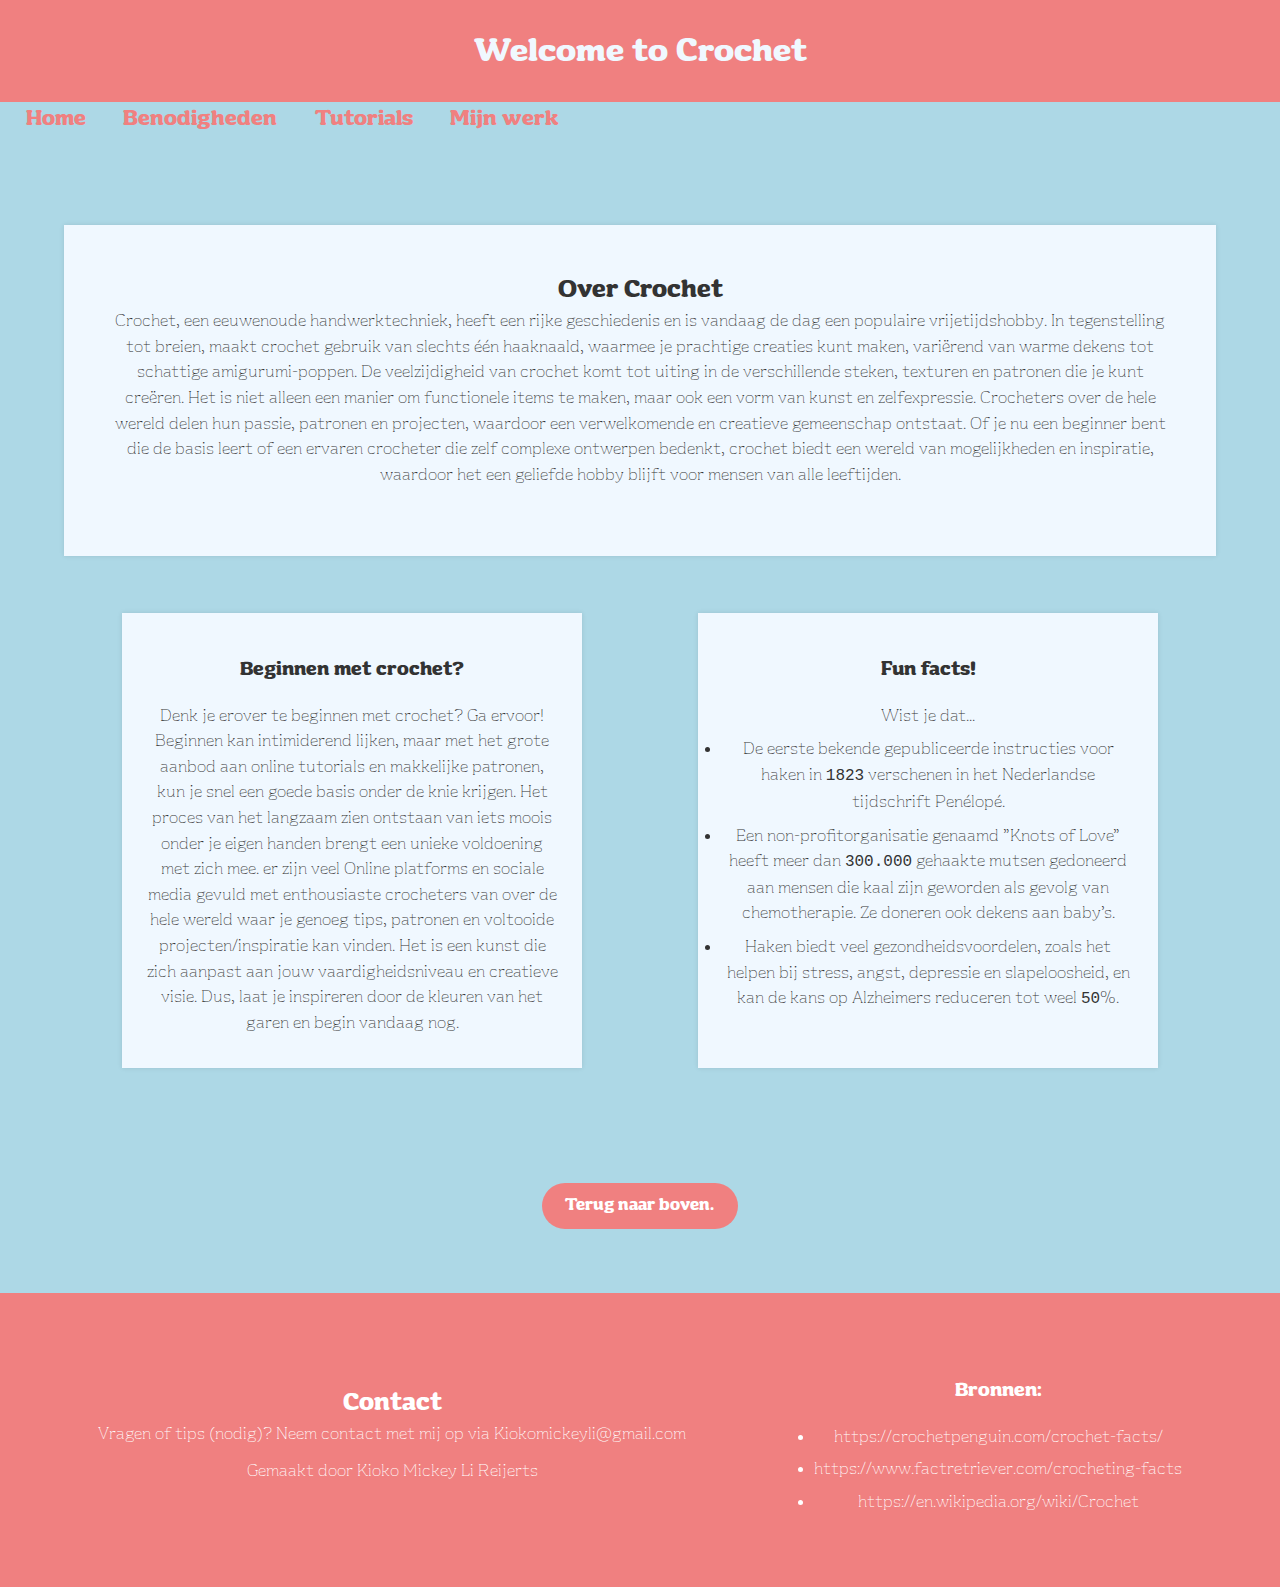
<file: index.html>
<!DOCTYPE html>
<html lang="nl">

<head>
    <meta charset="UTF-8">
    <meta name="viewport" content="width=device-width, initial-scale=1.0">
    <title>Crochet</title>
    <link rel="stylesheet" href="style.css">
</head>

<body>
    <header>
        <h1 id="top">Welcome to Crochet</h1>
    </header>

    <nav>
        <ul>
            <li><a href="index.html">Home</a></li>
            <li><a href="page_second.html">Benodigheden</a></li>
            <li><a href="page_third.html">Tutorials</a></li>
            <li><a href="page_fourth.html">Mijn werk</a></li>
        </ul>
    </nav>

    <main>
        <section class="first-column">
            <h2>Over Crochet</h2>
            <p> Crochet, een eeuwenoude handwerktechniek, heeft een rijke geschiedenis en is vandaag de dag een
                populaire vrijetijdshobby. In tegenstelling tot breien, maakt crochet gebruik van slechts één haaknaald,
                waarmee je prachtige creaties kunt maken, variërend van warme dekens tot schattige amigurumi-poppen. De
                veelzijdigheid van crochet komt tot uiting in de verschillende steken, texturen en patronen die je kunt
                creëren. Het is niet alleen een manier om functionele items te maken, maar ook een vorm van kunst en
                zelfexpressie. Crocheters over de hele wereld delen hun passie, patronen en projecten, waardoor een
                verwelkomende en creatieve gemeenschap ontstaat. Of je nu een beginner bent die de basis leert of een
                ervaren
                crocheter die zelf complexe ontwerpen bedenkt, crochet biedt een wereld van mogelijkheden en inspiratie,
                waardoor het een geliefde hobby blijft voor mensen van alle leeftijden.
        </section>

        <section class="flex-container">
            <div>
                <h3>Beginnen met crochet?</h3>
                <p>Denk je erover te beginnen met crochet? Ga ervoor! Beginnen kan intimiderend
                    lijken, maar met het grote aanbod aan online tutorials en makkelijke patronen, kun je snel een goede
                    basis
                    onder de knie krijgen. Het proces van het langzaam zien ontstaan van iets moois onder je eigen
                    handen brengt een unieke voldoening met zich mee. er zijn veel Online platforms en sociale media
                    gevuld met enthousiaste crocheters van over de hele wereld waar je genoeg tips, patronen en
                    voltooide projecten/inspiratie kan vinden. Het is een kunst die
                    zich aanpast aan jouw vaardigheidsniveau en creatieve visie. Dus, laat je inspireren door de kleuren
                    van het garen en begin vandaag nog.</p>
            </div>
            <div>
                <h3>Fun facts!</h3>
                <p>Wist je dat...</p>
                <ul>
                    <li>De eerste bekende gepubliceerde instructies voor haken in <span class="cijfer">1823</span> verschenen in het Nederlandse
                        tijdschrift Penélopé.</li>
                    <li>Een non-profitorganisatie genaamd "Knots of Love" heeft meer dan <span class="cijfer">300.000</span> gehaakte mutsen
                        gedoneerd aan mensen die kaal zijn geworden als gevolg van chemotherapie. Ze doneren ook dekens
                        aan baby's.</li>
                    <li>Haken biedt veel gezondheidsvoordelen, zoals het helpen bij stress, angst, depressie en
                        slapeloosheid, en kan de kans op Alzheimers reduceren tot weel <span class="cijfer">50</span>%.</li>
                </ul>

            </div>
        </section>

        <div class="flex-container"><a href="#top" class="scroll-to-top">Terug naar boven.</a></div>

    </main>

    <footer>
        <div>
            <h2>Contact</h2>
            <p> Vragen of tips (nodig)? Neem contact met mij op via Kiokomickeyli@gmail.com</p>
            <p>Gemaakt door Kioko Mickey Li Reijerts</p>
        </div>
        <div>
            <h3>Bronnen:</h3>
            <ul>
                <li>https://crochetpenguin.com/crochet-facts/</li>
                <li>https://www.factretriever.com/crocheting-facts</li>
                <li>https://en.wikipedia.org/wiki/Crochet</li>
            </ul>
        </div>
    </footer>
</body>

</html>
</file>
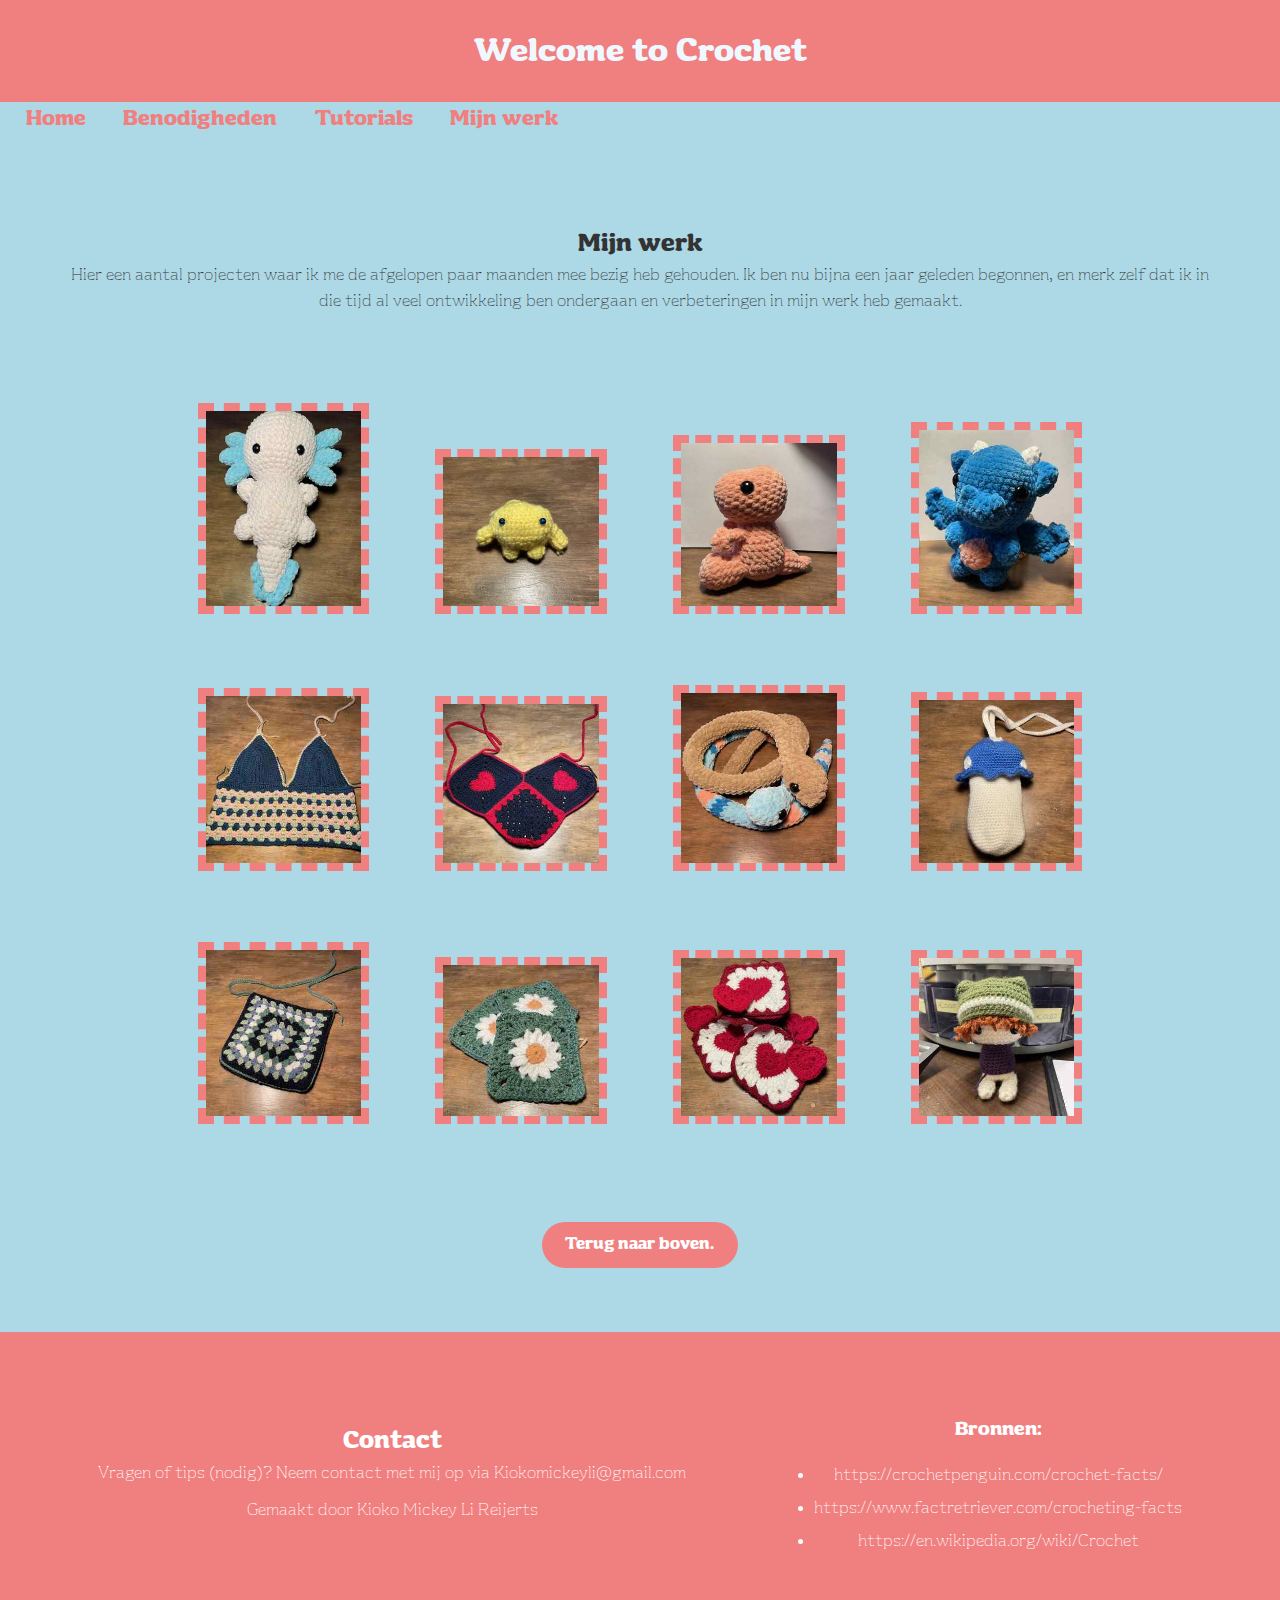
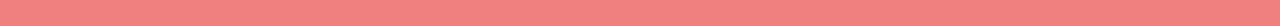
<file: page_fourth.html>
<!DOCTYPE html>
<html lang="nl">

<head>
    <meta charset="UTF-8">
    <meta name="viewport" content="width=device-width, initial-scale=1.0">
    <title>Crochet</title>
    <link rel="stylesheet" href="style.css">
</head>

<body>
    <header>
        <h1 id="top">Welcome to Crochet</h1>
    </header>

    <nav>
        <ul>
            <li><a href="index.html">Home</a></li>
            <li><a href="page_second.html">Benodigheden</a></li>
            <li><a href="page_third.html">Tutorials</a></li>
            <li><a href="page_fourth.html">Mijn werk</a></li>
        </ul>
    </nav>

    <main>
        <h2>Mijn werk</h2>
        <p>Hier een aantal projecten waar ik me de afgelopen paar maanden mee bezig heb gehouden. Ik ben nu bijna een jaar geleden begonnen, en merk zelf dat ik in die tijd al veel ontwikkeling ben ondergaan en verbeteringen in mijn werk heb gemaakt.</p>
        <div class="werkgallery">
            <img src="images./axolotl.jpg" alt="crochet axolotl knuffel">
            <img src="images./burt.jpg" alt="geel crovhet poppetje.">
            <img src="images./dino.jpg" alt="crochet dinosaurus knuffeltje">
            <img src="images./dragon.jpg" alt="crochet draak knuffeltje">
            <img src="images./topje1.jpg" alt="crochet topje">
            <img src="images./topje2.jpg" alt="crochet topje">
            <img src="images./snakes.jpg" alt="2 crochet slangen knuffels">
            <img src="images./msrm_bag.jpg" alt="blauw en wit paddenstoel tasje">
            <img src="images./gs_bag.jpg" alt="vierkant groen granny square tasje">
            <img src="images./grnny_square_1.jpg" alt="crochet granny square groen met wit bloemetje">
            <img src="images./grnny_square2.jpg" alt="crochet granny sqaure wit met rood hartje">
            <img src="images./meep.jpg" alt="crochet poppetje.">
        </div>
        <div class="flex-container"><a href="#top" class="scroll-to-top">Terug naar boven.</a></div>
    </main>

    <footer>
        <div>
            <h2>Contact</h2>
            <p> Vragen of tips (nodig)? Neem contact met mij op via Kiokomickeyli@gmail.com</p>
            <p>Gemaakt door Kioko Mickey Li Reijerts</p>
        </div>
        <div>
            <h3>Bronnen:</h3>
            <ul>
                <li>https://crochetpenguin.com/crochet-facts/</li>
                <li>https://www.factretriever.com/crocheting-facts</li>
                <li>https://en.wikipedia.org/wiki/Crochet</li>
            </ul>
        </div>
    </footer>
</body>

</html>
</file>
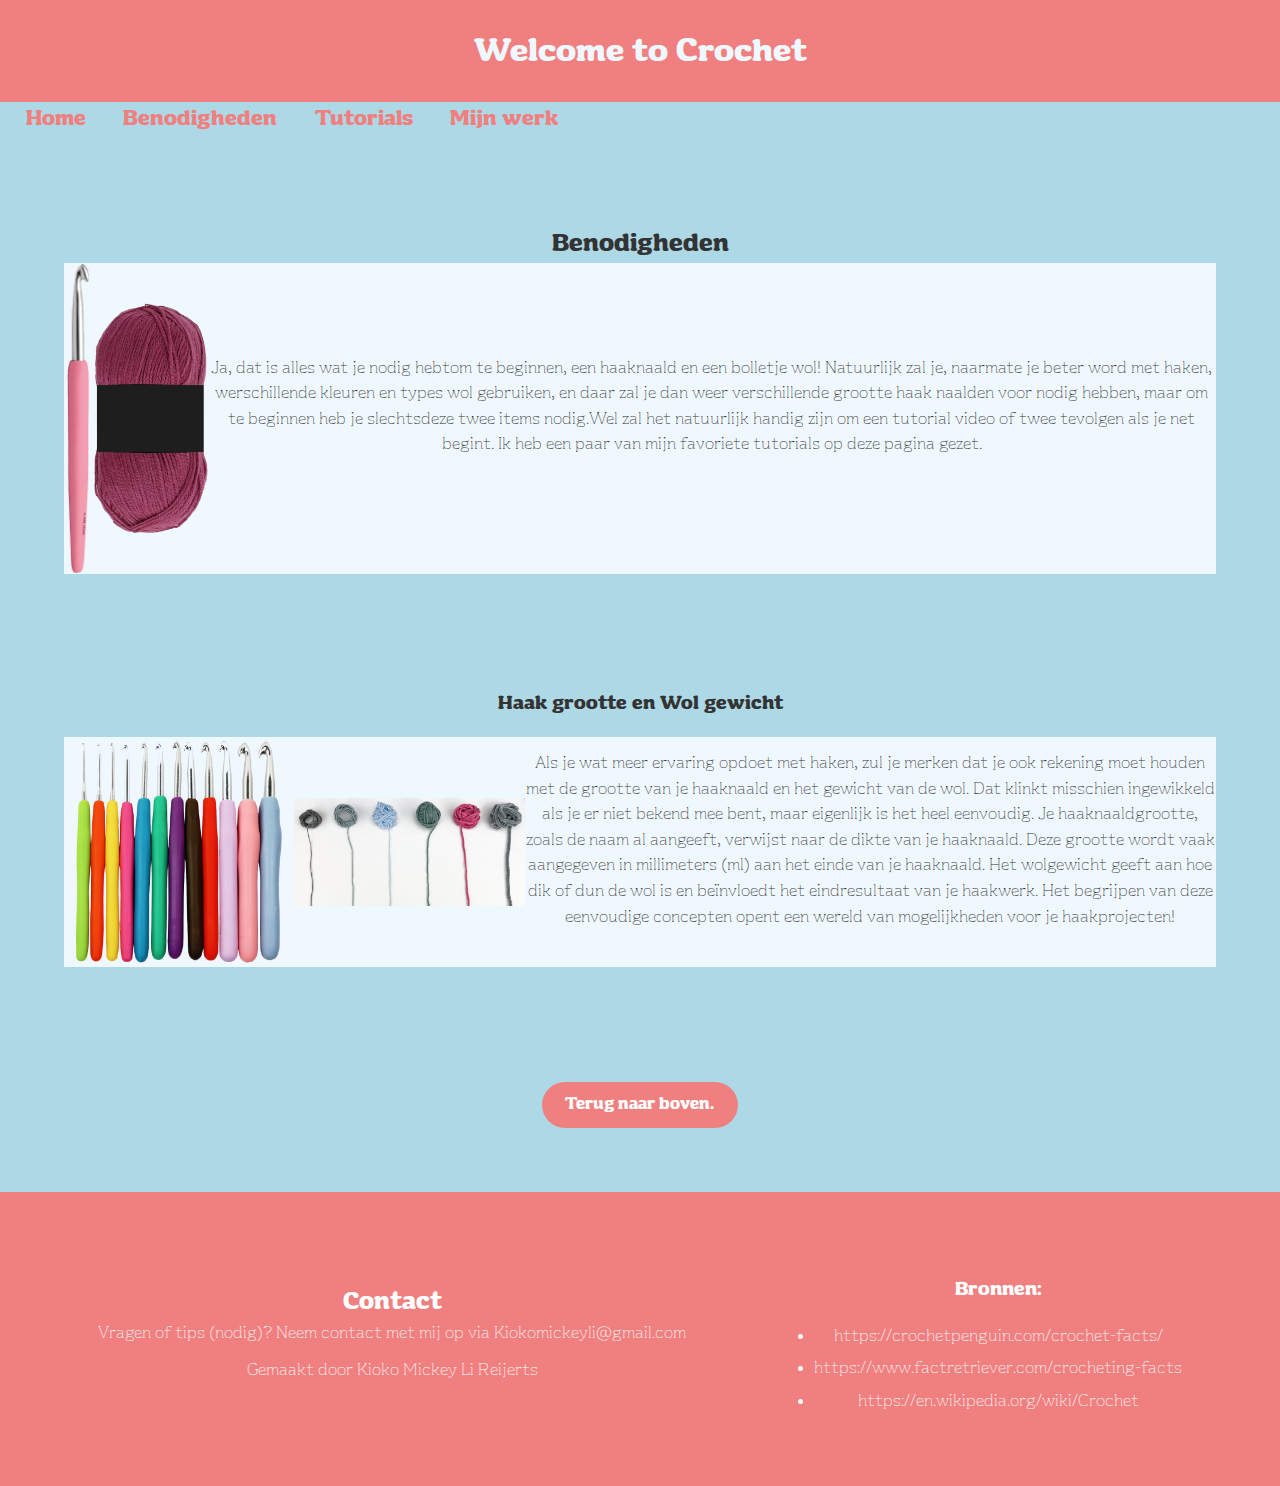
<file: page_second.html>
<!DOCTYPE html>
<html lang="nl">

<head>
    <meta charset="UTF-8">
    <meta name="viewport" content="width=device-width, initial-scale=1.0">
    <title>Crochet</title>
    <link rel="stylesheet" href="style.css">
</head>

<body>
    <header>
        <h1 id="top">Welcome to Crochet</h1>
    </header>

    <nav>
        <ul>
            <li><a href="index.html">Home</a></li>
            <li><a href="page_second.html">Benodigheden</a></li>
            <li><a href="page_third.html">Tutorials</a></li>
            <li><a href="page_fourth.html">Mijn werk</a></li>
        </ul>
    </nav>

    <main>
        <h2> Benodigheden</h2>
        <section>
            <section class="flex-container_gallery">
                <img src="images./haak_naald_copy.png" alt="Crochet haak">
                <img src="images./wol.png" alt="bol wol">
                <p> Ja, dat is alles wat je nodig hebtom te beginnen, een haaknaald en een bolletje
                    wol! Natuurlijk zal je, naarmate je beter word met haken, werschillende kleuren en types wol
                    gebruiken, en daar zal je dan weer verschillende grootte haak naalden voor nodig hebben, maar om
                    te beginnen heb je slechtsdeze twee items nodig.Wel zal het natuurlijk handig zijn om een tutorial
                    video of twee tevolgen als je net begint. Ik heb een paar van mijn favoriete tutorials op deze
                    pagina gezet.</p>
            </section>
            <h3>Haak grootte en Wol gewicht</h3>
            <section class="flex-container_gallery">
                <img src="images./chrochet_hooks_s.png" alt="Crochet haken van verschillende grootten">
                <img src="images./wool_weight.png" alt="bollen wol met verschillende dikten">
                <p>Als je wat meer ervaring opdoet met haken, zul je merken dat je ook rekening moet houden met de
                    grootte van je haaknaald en het gewicht van de wol. Dat klinkt misschien ingewikkeld als je er niet
                    bekend mee bent, maar eigenlijk is het heel eenvoudig. Je haaknaaldgrootte, zoals de naam al
                    aangeeft, verwijst naar de dikte van je haaknaald. Deze grootte wordt vaak aangegeven in millimeters
                    (ml) aan het einde van je haaknaald. Het wolgewicht geeft aan hoe dik of dun de wol is en beïnvloedt
                    het eindresultaat van je haakwerk. Het begrijpen van deze eenvoudige concepten opent een wereld van
                    mogelijkheden voor je haakprojecten!</p>
            </section>
        </section>
        <div class="flex-container"><a href="#top" class="scroll-to-top">Terug naar boven.</a></div>
    </main>

    <footer>
        <div>
            <h2>Contact</h2>
            <p> Vragen of tips (nodig)? Neem contact met mij op via Kiokomickeyli@gmail.com</p>
            <p>Gemaakt door Kioko Mickey Li Reijerts</p>
        </div>
        <div>
            <h3>Bronnen:</h3>
            <ul>
                <li>https://crochetpenguin.com/crochet-facts/</li>
                <li>https://www.factretriever.com/crocheting-facts</li>
                <li>https://en.wikipedia.org/wiki/Crochet</li>
            </ul>
        </div>
    </footer>
</body>

</html>
</file>
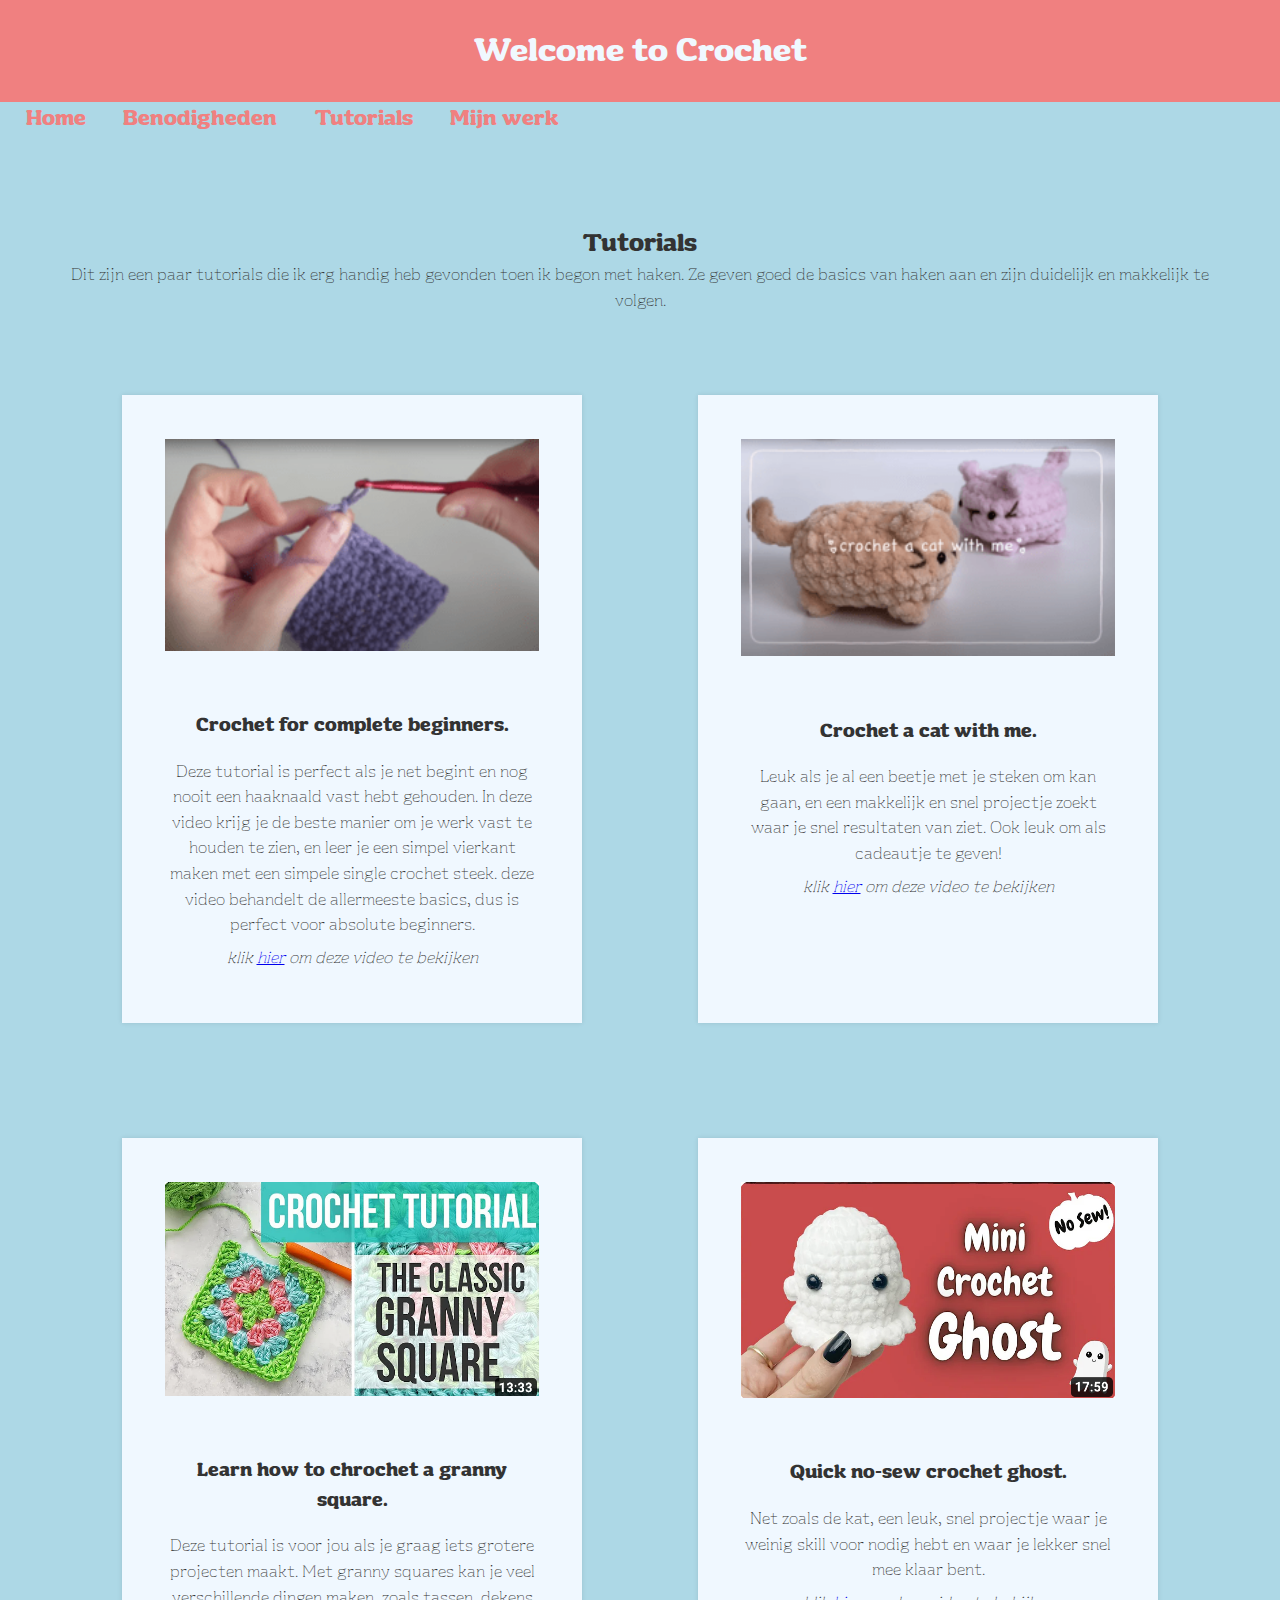
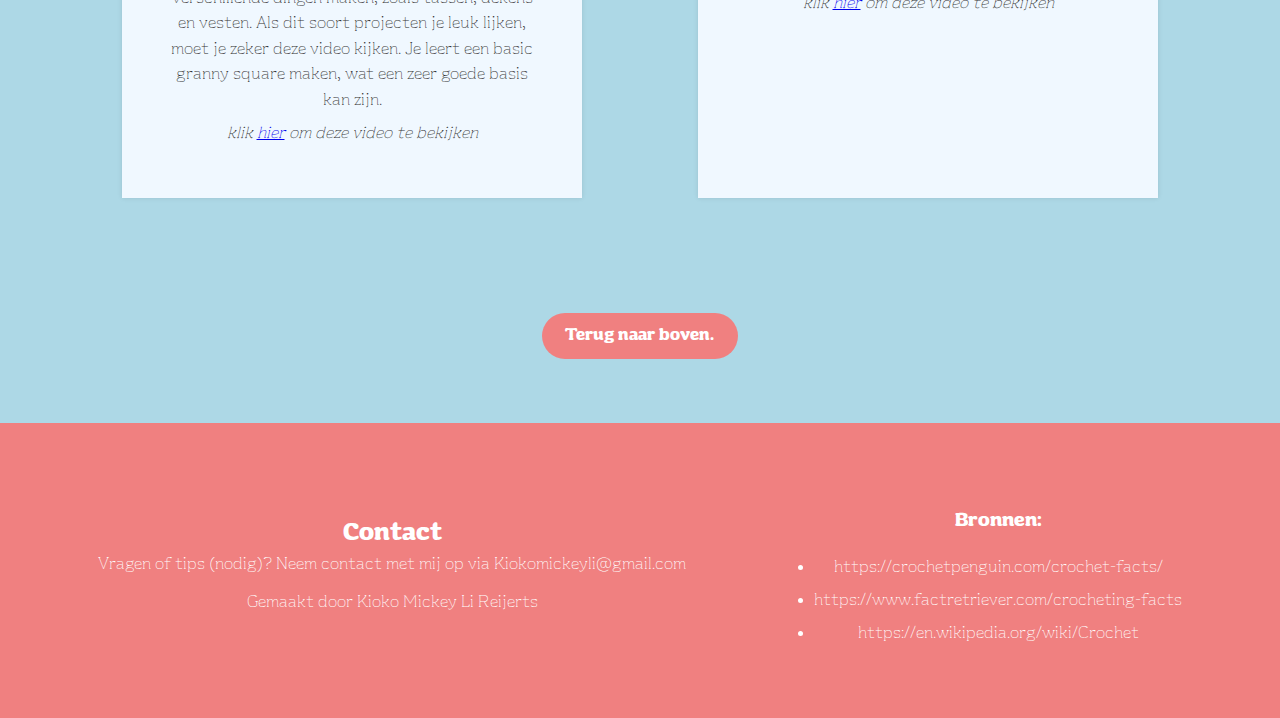
<file: page_third.html>
<!DOCTYPE html>
<html lang="nl">

<head>
    <meta charset="UTF-8">
    <meta name="viewport" content="width=device-width, initial-scale=1.0">
    <title>Crochet</title>
    <link rel="stylesheet" href="style.css">
</head>

<body>
    <header>
        <h1 id="top">Welcome to Crochet</h1>
    </header>

    <nav>
        <ul>
            <li><a href="index.html">Home</a></li>
            <li><a href="page_second.html">Benodigheden</a></li>
            <li><a href="page_third.html">Tutorials</a></li>
            <li><a href="page_fourth.html">Mijn werk</a></li>
        </ul>
    </nav>

    <main>
        <section>
            <h2> Tutorials</h2>
            <p> Dit zijn een paar tutorials die ik erg handig heb gevonden toen ik begon met haken. Ze
                geven goed de basics van haken aan en zijn duidelijk en makkelijk te volgen.</p>
        </section>

        <section class="flex-container">
            <div class="flex-container_tutorial">
                <div>
                    <img src="images./crochet_beginners.png" alt="crochet for beginners thumbnail">
                </div>
                <div>
                    <h3>Crochet for complete beginners.</h3>
                    <p>Deze tutorial is perfect als je net begint en nog nooit een haaknaald vast hebt gehouden. In deze
                        video krijg je de beste manier om je werk vast te houden te zien, en leer je een simpel vierkant
                        maken met een simpele single crochet steek. deze video behandelt de allermeeste basics, dus is
                        perfect voor absolute beginners.</p>
                    <p><i>klik <a href="https://www.youtube.com/watch?v=aAxGTnVNJiE&t=401s">hier</a> om deze video te bekijken</i></p>
                </div>
            </div>

            <div class="flex-container_tutorial">
                <div>
                    <img src="images./cat.png" alt="Crochet cat tutorial">
                </div>
                <div>
                    <h3>Crochet a cat with me.</h3>
                    <p>Leuk als je al een beetje met je steken om kan gaan, en een makkelijk en snel projectje zoekt waar je snel resultaten van ziet. Ook leuk om als cadeautje te geven!</p>
                    <p><i>klik <a href="https://www.youtube.com/watch?v=2Li0F8XWCu0&list=PL3G4q3oPGY8jCc-a5xovjvX9VV3UydoEP&index=3">hier</a> om deze video te bekijken</i></p>
                </div>
            </div>
        </section>

        <section class="flex-container">
            <div class="flex-container_tutorial">
                <div>
                    <img src="images./granny.square.png" alt="Granny square tutorial">
                </div>
                <div>
                    <h3>Learn how to chrochet a granny square.</h3>
                    <p>Deze tutorial is voor jou als je graag iets grotere projecten maakt. Met granny squares kan je veel verschillende dingen maken, zoals tassen, dekens en vesten. Als dit soort projecten je leuk lijken, moet je zeker deze video kijken. Je leert een basic granny square maken, wat een zeer goede basis kan zijn.</p>
                    <p><i>klik <a href="https://www.youtube.com/watch?v=T4FDlSsRKU4&t=518s">hier</a> om deze video te bekijken</i></p>
                </div>
            </div>

            <div class="flex-container_tutorial">
                <div>
                    <img src="images./ghost.png" alt="Crochet ghost tutorial">
                </div>
                <div>
                    <h3>Quick no-sew crochet ghost.</h3>
                    <p>Net zoals de kat, een leuk, snel projectje waar je weinig skill voor nodig hebt en waar je lekker snel mee klaar bent.</p>
                    <p><i>klik <a href="https://www.youtube.com/watch?v=aJeId0PhbTU">hier</a> om deze video te bekijken</i></p>
                </div>
            </div>
        </section>
        <div class="flex-container"><a href="#top" class="scroll-to-top">Terug naar boven.</a></div>
    </main>

    <footer>
        <div>
            <h2>Contact</h2>
            <p> Vragen of tips (nodig)? Neem contact met mij op via Kiokomickeyli@gmail.com</p>
            <p>Gemaakt door Kioko Mickey Li Reijerts</p>
        </div>
        <div>
            <h3>Bronnen:</h3>
            <ul>
                <li>https://crochetpenguin.com/crochet-facts/</li>
                <li>https://www.factretriever.com/crocheting-facts</li>
                <li>https://en.wikipedia.org/wiki/Crochet</li>
            </ul>
        </div>
    </footer>
</body>
</html>
</file>
<file: style.css>
@font-face {
    font-family: 'BrandierTrial';
    src: url('fonts/BrandierTrial-Bold.otf') format('opentype');
    font-weight: bold;
    font-style: normal;
}

@font-face {
    font-family: 'BrandierTrial';
    src: url('fonts/BrandierTrial-Thin.otf') format('opentype');
    font-weight: normal;
}
/* https://css-tricks.com/snippets/css/using-font-face-in-css/ , hier heb ik de code voor de @font-face tag vandaan, omdat het zelf niet lukte*/

body, h1, h2, p, ul {
    margin: 0;
    padding: 0;
    text-align: center;
    font-family: 'BrandierTrial';
    font-weight: bold;
}

p, li {
    font-family: 'BrandierTrial';
    font-weight: normal;
    margin-bottom: 2%;
}

img  {
    height: 100%;
    width: 100%;
    text-align: center;
}

body {
    background-color: lightblue;
    color: #333;
    line-height: 1.6;
    margin: 0;
    padding: 0;
}

header {
    background-color: lightcoral;
    color:aliceblue;
    padding: 2%;
    text-align: center;
}

nav ul {
    font-size: 1.3em;
    list-style-type: none;
    display: flex;
    flex-direction: row;
    align-content: space-between;
    align-self: center;
    padding-left: 2%;
 }

 nav ul li {
    margin-right: 3%;
 }

 nav a {
    text-decoration: none;
    color: lightcoral;
    font-weight: bold;
}

main, div {
    margin: 5%;
}

.first-column {
    display: flex;
    flex-direction: column;
    padding: 4%;
    background-color: aliceblue;
    box-shadow: 0 0 5px rgba(0, 0, 0, 0.1);
}

.flex-container {
    display: flex;
    flex-wrap: nowrap;
    justify-content: space-around;
 }

 .flex-container>div {
    background-color: aliceblue;
    width: 40%;
    margin-bottom: 5%;
    box-shadow: 0 0 5px rgba(0, 0, 0, 0.1);
    text-align: center;
    padding: 2%;
}

.cijfer {
    font-family: 'Courier New', Courier, monospace;
}

.flex-container_gallery {
    background-color: aliceblue;
    display: flex;
    flex-direction: row;
    flex-wrap: nowrap;
    justify-content: center;
    align-items: center;
    margin-bottom: 10%;
 }

 section.flex-container_gallery img { 
    width: 20%;
 }

 .flex-container_gallery:first-of-type > img:first-child {
    width: 2.5%; /* Adjust the width as desired */
    /* Other styles if needed */
 }

 .flex-container_gallery:first-of-type > img:nth-child(2) {
    width: 10%; /* Adjust the width as desired */
    /* Other styles if needed */
}


.flex-container_tutorial {
    margin-top: 5%;
    width: 60%;
    background-color: aliceblue;
    display: flex;
    flex-direction: column;
    align-content: center;

}

.werkgallery img {
    width: 15%;
    margin: 3%;
    border-width: 0.5em;
    border-style: dashed;
    border-color: lightcoral;
}

@keyframes buttonScale {
    0% {
        transform: scale(1); /* Start with normal size */
    }
    50% {
        transform: scale(1.1); /* Scale up to 1.2 times original size at halfway point */
    }
    100% {
        transform: scale(1.25); /* Return to normal size at the end */
    }
}

.scroll-to-top {
    display: block;
    background-color: lightcoral;
    color: #fff;
    padding: 1% 2%;
    border-radius: 2em;
    text-decoration: none;
    transition: background-color 0.5s ease;
    width: 15%;
 }

 .scroll-to-top:hover {
    background-color:cornflowerblue;
    animation: buttonScale 1s ease forwards;
}

footer {
    text-align: center;
    background-color: lightcoral;
    color: #fff;
    display: flex;
    flex-direction: row;
    align-items: center;
    justify-content: center;
 }

 footer>div {
    display: flex;
    flex-direction: column;
}
</file>
